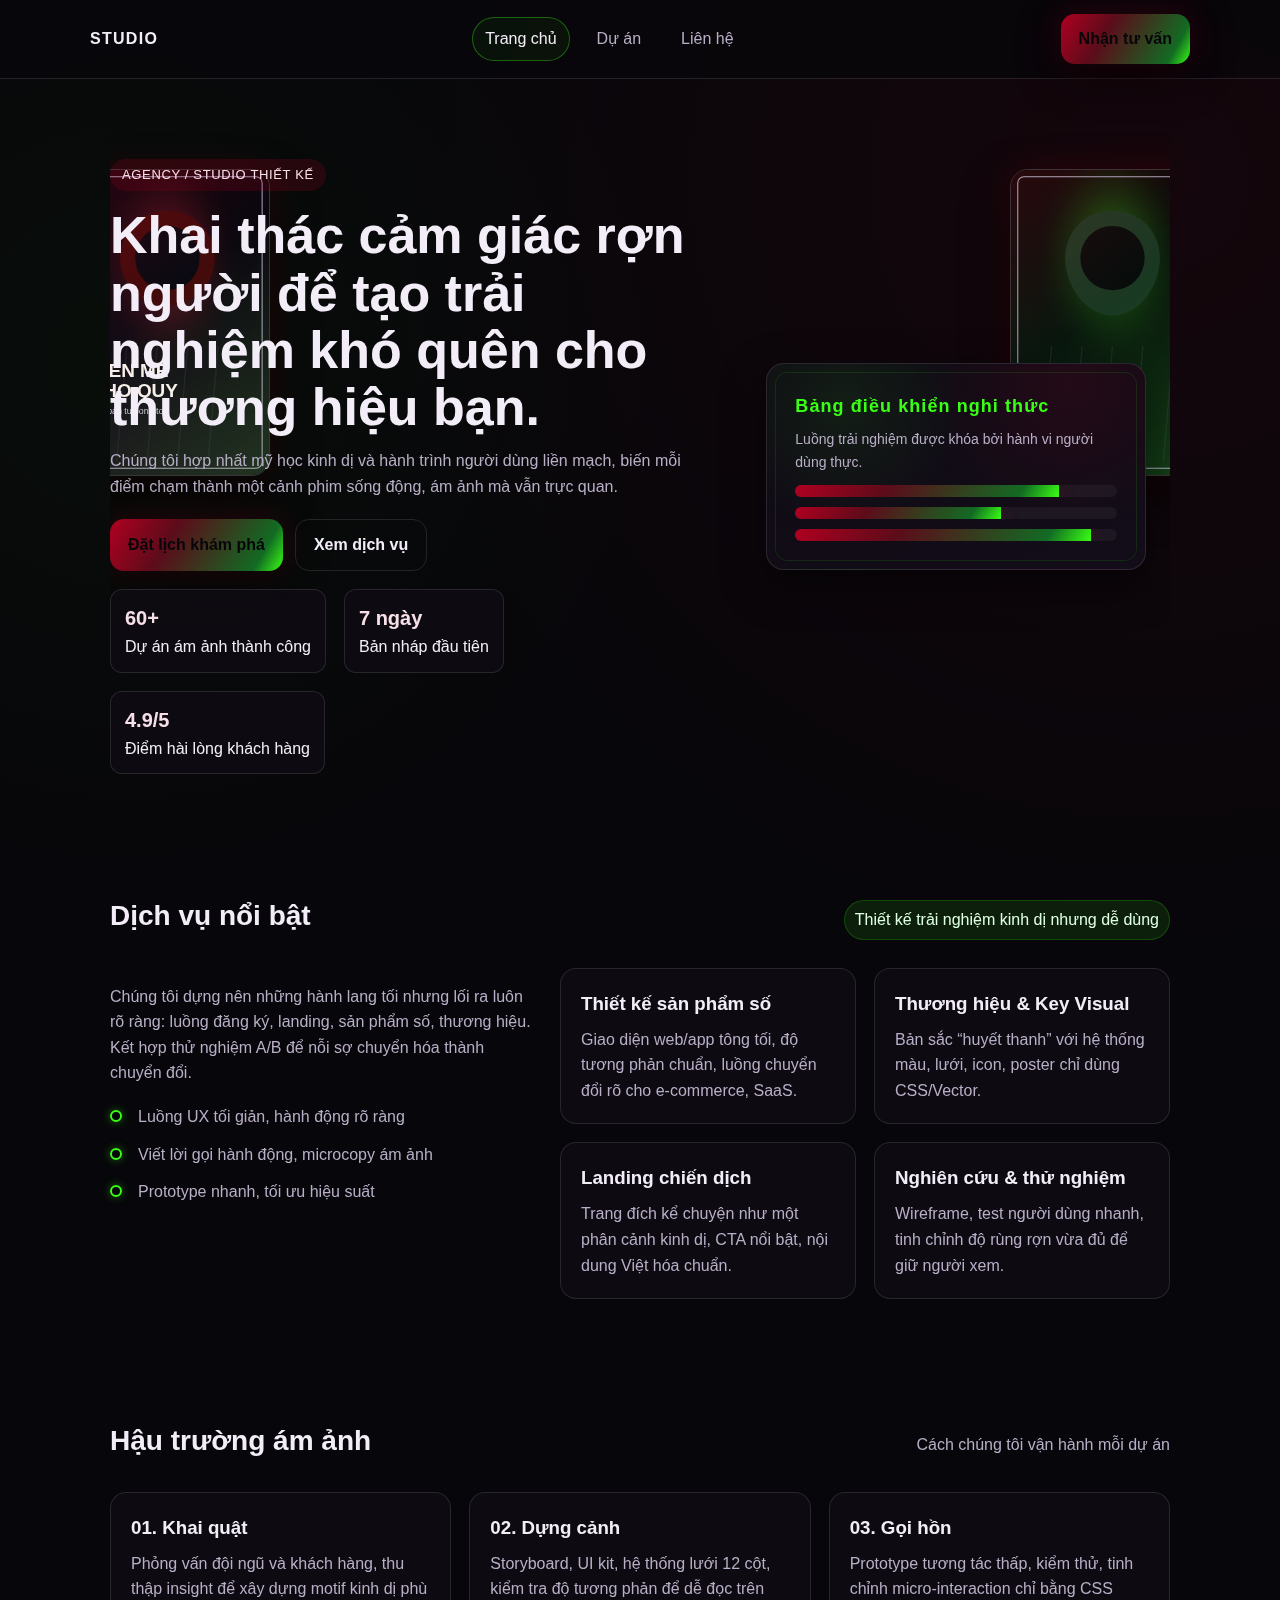
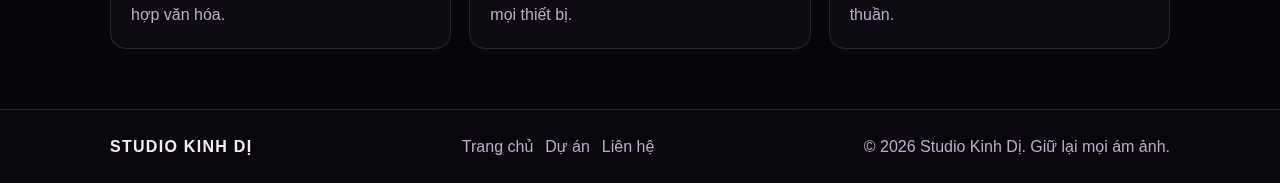
<file: index.html>
<!doctype html>
<html lang="vi">
<head>
  <meta charset="UTF-8">
  <meta name="viewport" content="width=device-width, initial-scale=1.0">
  <title>Studio  | Thiết kế studio, chuyển đổi thật</title>
  <link rel="stylesheet" href="styles.css">
</head>
<body class="page">
  <header>
    <div class="container topbar">
      <div class="logo">Studio </div>
      <nav aria-label="Điều hướng chính">
        <a class="nav-link" aria-current="page" href="index.html">Trang chủ</a>
        <a class="nav-link" href="du-an.html">Dự án</a>
        <a class="nav-link" href="lien-he.html">Liên hệ</a>
      </nav>
      <a class="btn btn-primary" href="lien-he.html">Nhận tư vấn</a>
    </div>
  </header>

  <main class="container">
    <section class="hero">
      <div class="hero-text">
        <div class="eyebrow">Agency / Studio thiết kế</div>
        <h1>Khai thác cảm giác rợn người để tạo trải nghiệm khó quên cho thương hiệu bạn.</h1>
        <p>Chúng tôi hợp nhất mỹ học kinh dị và hành trình người dùng liền mạch, biến mỗi điểm chạm thành một cảnh phim sống động, ám ảnh mà vẫn trực quan.</p>
        <div class="cta-group">
          <a class="btn btn-primary" href="lien-he.html">Đặt lịch khám phá</a>
          <a class="btn btn-ghost" href="#dich-vu">Xem dịch vụ</a>
        </div>
        <div class="stats">
          <div class="stat">
            <strong>60+</strong>
            Dự án ám ảnh thành công
          </div>
          <div class="stat">
            <strong>7 ngày</strong>
            Bản nháp đầu tiên
          </div>
          <div class="stat">
            <strong>4.9/5</strong>
            Điểm hài lòng khách hàng
          </div>
        </div>
      </div>
      <aside class="side-poster side-poster--left" aria-hidden="true">
        <img src="./img/hien-me-cho-quy.svg" alt="">
      </aside>
      <aside class="side-poster side-poster--right" aria-hidden="true">
        <img src="./img/cuoi-ma.svg" alt="">
      </aside>
      <div class="hero-visual">
        <div class="card-visual" aria-hidden="true">
          <h3>Bảng điều khiển nghi thức</h3>
          <p>Luồng trải nghiệm được khóa bởi hành vi người dùng thực.</p>
          <div class="visual-meter">
            <div class="meter"><span style="width:82%"></span></div>
            <div class="meter"><span style="width:64%"></span></div>
            <div class="meter"><span style="width:92%"></span></div>
          </div>
        </div>
      </div>
    </section>

    <section id="dich-vu" class="section">
      <div class="section-header">
        <h2 class="section-title">Dịch vụ nổi bật</h2>
        <span class="pill">Thiết kế trải nghiệm kinh dị nhưng dễ dùng</span>
      </div>
      <div class="split">
        <div class="left">
          <p class="muted">Chúng tôi dựng nên những hành lang tối nhưng lối ra luôn rõ ràng: luồng đăng ký, landing, sản phẩm số, thương hiệu. Kết hợp thử nghiệm A/B để nỗi sợ chuyển hóa thành chuyển đổi.</p>
          <ul class="checklist">
            <li>Luồng UX tối giản, hành động rõ ràng</li>
            <li>Viết lời gọi hành động, microcopy ám ảnh</li>
            <li>Prototype nhanh, tối ưu hiệu suất</li>
          </ul>
        </div>
        <div class="right cards">
          <div class="card">
            <h3>Thiết kế sản phẩm số</h3>
            <p>Giao diện web/app tông tối, độ tương phản chuẩn, luồng chuyển đổi rõ cho e-commerce, SaaS.</p>
          </div>
          <div class="card">
            <h3>Thương hiệu &amp; Key Visual</h3>
            <p>Bản sắc “huyết thanh” với hệ thống màu, lưới, icon, poster chỉ dùng CSS/Vector.</p>
          </div>
          <div class="card">
            <h3>Landing chiến dịch</h3>
            <p>Trang đích kể chuyện như một phân cảnh kinh dị, CTA nổi bật, nội dung Việt hóa chuẩn.</p>
          </div>
          <div class="card">
            <h3>Nghiên cứu &amp; thử nghiệm</h3>
            <p>Wireframe, test người dùng nhanh, tinh chỉnh độ rùng rợn vừa đủ để giữ người xem.</p>
          </div>
        </div>
      </div>
    </section>

    <section class="section">
      <div class="section-header">
        <h2 class="section-title">Hậu trường ám ảnh</h2>
        <span class="muted">Cách chúng tôi vận hành mỗi dự án</span>
      </div>
      <div class="cards">
        <div class="card">
          <h3>01. Khai quật</h3>
          <p>Phỏng vấn đội ngũ và khách hàng, thu thập insight để xây dựng motif kinh dị phù hợp văn hóa.</p>
        </div>
        <div class="card">
          <h3>02. Dựng cảnh</h3>
          <p>Storyboard, UI kit, hệ thống lưới 12 cột, kiểm tra độ tương phản để dễ đọc trên mọi thiết bị.</p>
        </div>
        <div class="card">
          <h3>03. Gọi hồn</h3>
          <p>Prototype tương tác thấp, kiểm thử, tinh chỉnh micro-interaction chỉ bằng CSS thuần.</p>
        </div>
      </div>
    </section>
  </main>

  <footer>
    <div class="container footer-content">
      <div class="logo">Studio Kinh Dị</div>
      <div class="footer-links">
        <a href="index.html">Trang chủ</a>
        <a href="du-an.html">Dự án</a>
        <a href="lien-he.html">Liên hệ</a>
      </div>
      <div class="muted">© 2026 Studio Kinh Dị. Giữ lại mọi ám ảnh.</div>
    </div>
  </footer>
</body>
</html>
</file>
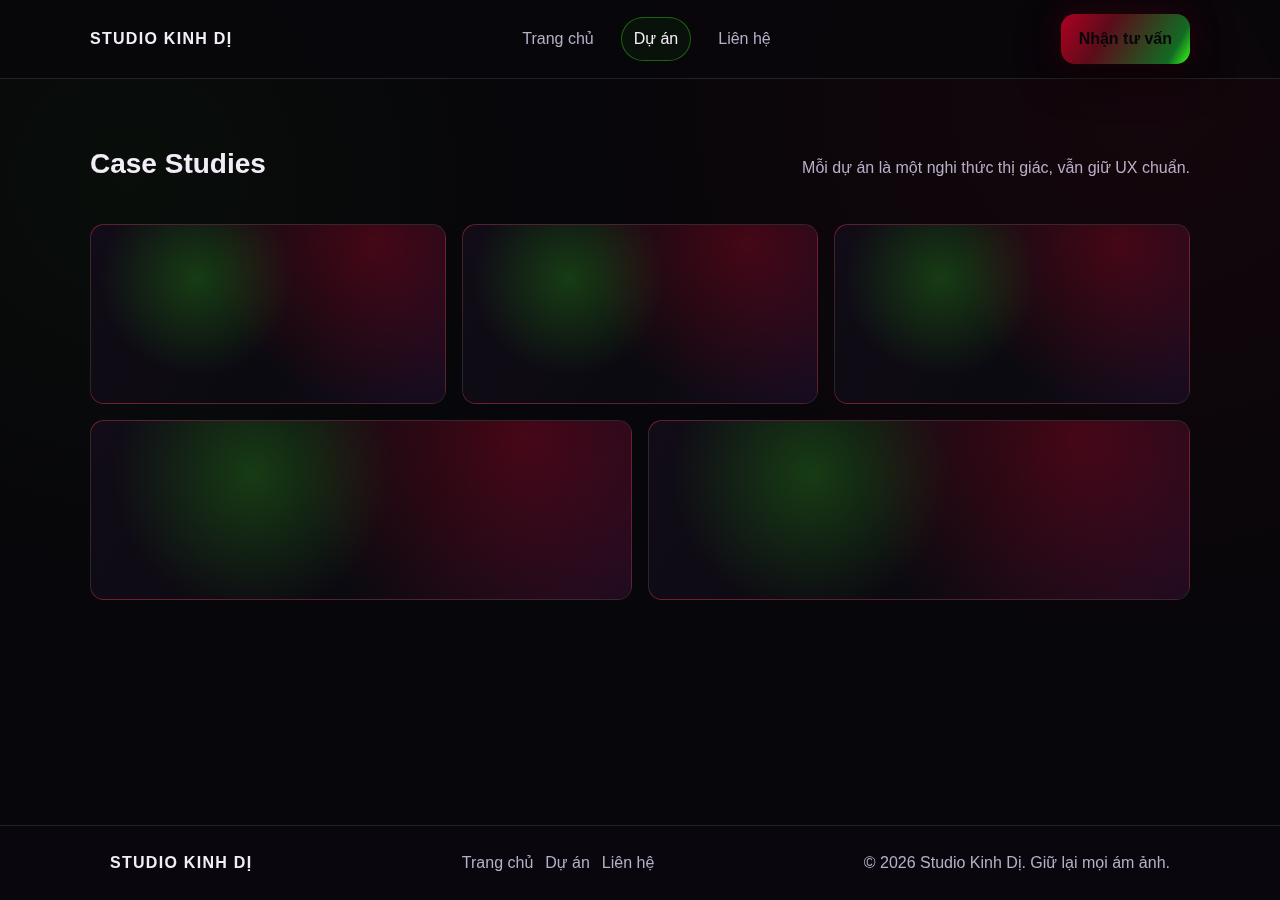
<file: du-an.html>
<!doctype html>
<html lang="vi">
<head>
  <meta charset="UTF-8">
  <meta name="viewport" content="width=device-width, initial-scale=1.0">
  <title>Dự án | Studio Kinh Dị</title>
  <link rel="stylesheet" href="styles.css">
</head>
<body class="page">
  <header>
    <div class="container topbar">
      <div class="logo">Studio Kinh Dị</div>
      <nav aria-label="Điều hướng chính">
        <a class="nav-link" href="index.html">Trang chủ</a>
        <a class="nav-link" aria-current="page" href="du-an.html">Dự án</a>
        <a class="nav-link" href="lien-he.html">Liên hệ</a>
      </nav>
      <a class="btn btn-primary" href="lien-he.html">Nhận tư vấn</a>
    </div>
  </header>

  <main class="container section">
    <div class="section-header">
      <h1 class="section-title">Case Studies</h1>
      <p class="muted">Mỗi dự án là một nghi thức thị giác, vẫn giữ UX chuẩn.</p>
    </div>

    <div class="grid-portfolio">
      <a class="portfolio-card grid-span-4" href="lien-he.html">
        <div class="thumb"></div>
        <div class="overlay">
          <h3>Thánh đường Ecom</h3>
          <p>Landing bán lẻ tông đỏ đen, tăng 32% thời gian trên trang.</p>
          <span class="tag">E-commerce</span>
        </div>
      </a>
      <a class="portfolio-card grid-span-4" href="lien-he.html">
        <div class="thumb"></div>
        <div class="overlay">
          <h3>Phiên tòa Bóng tối</h3>
          <p>Microsite sự kiện tương tác, điều hướng rõ, CTA nổi bật.</p>
          <span class="tag">Sự kiện</span>
        </div>
      </a>
      <a class="portfolio-card grid-span-4" href="lien-he.html">
        <div class="thumb"></div>
        <div class="overlay">
          <h3>Ký túc Ma</h3>
          <p>Trải nghiệm VR được kể trên web, lưới 12 cột linh hoạt mobile.</p>
          <span class="tag">Trải nghiệm số</span>
        </div>
      </a>
      <a class="portfolio-card grid-span-6" href="lien-he.html">
        <div class="thumb"></div>
        <div class="overlay">
          <h3>Hồ sơ Bệnh viện Bỏ hoang</h3>
          <p>Trang hồ sơ thương hiệu, hệ thống icon CSS, bảng màu tương phản.</p>
          <span class="tag">Branding</span>
        </div>
      </a>
      <a class="portfolio-card grid-span-6" href="lien-he.html">
        <div class="thumb"></div>
        <div class="overlay">
          <h3>Đêm Không Ngủ</h3>
          <p>Chiến dịch ra mắt phim kinh dị, form đăng ký gọn, focus rõ.</p>
          <span class="tag">Campaign</span>
        </div>
      </a>
    </div>
  </main>

  <footer>
    <div class="container footer-content">
      <div class="logo">Studio Kinh Dị</div>
      <div class="footer-links">
        <a href="index.html">Trang chủ</a>
        <a href="du-an.html">Dự án</a>
        <a href="lien-he.html">Liên hệ</a>
      </div>
      <div class="muted">© 2026 Studio Kinh Dị. Giữ lại mọi ám ảnh.</div>
    </div>
  </footer>
</body>
</html>
</file>
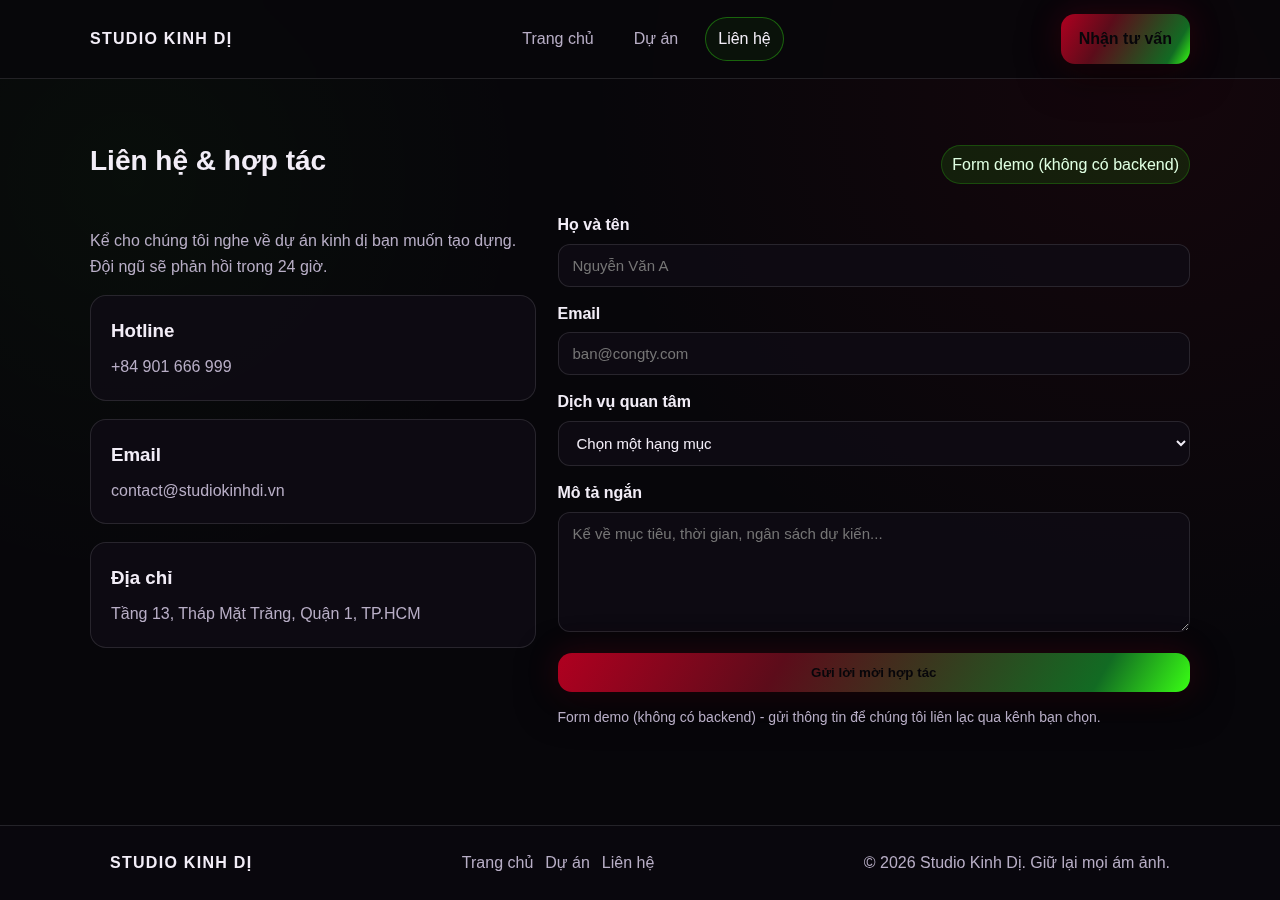
<file: lien-he.html>
<!doctype html>
<html lang="vi">
<head>
  <meta charset="UTF-8">
  <meta name="viewport" content="width=device-width, initial-scale=1.0">
  <title>Liên hệ | Studio Kinh Dị</title>
  <link rel="stylesheet" href="styles.css">
</head>
<body class="page">
  <header>
    <div class="container topbar">
      <div class="logo">Studio Kinh Dị</div>
      <nav aria-label="Điều hướng chính">
        <a class="nav-link" href="index.html">Trang chủ</a>
        <a class="nav-link" href="du-an.html">Dự án</a>
        <a class="nav-link" aria-current="page" href="lien-he.html">Liên hệ</a>
      </nav>
      <a class="btn btn-primary" href="lien-he.html">Nhận tư vấn</a>
    </div>
  </header>

  <main class="container section">
    <div class="section-header">
      <h1 class="section-title">Liên hệ &amp; hợp tác</h1>
      <span class="pill">Form demo (không có backend)</span>
    </div>
    <div class="contact">
      <div class="info">
        <p class="muted">Kể cho chúng tôi nghe về dự án kinh dị bạn muốn tạo dựng. Đội ngũ sẽ phản hồi trong 24 giờ.</p>
        <div class="cards">
          <div class="card">
            <h3>Hotline</h3>
            <p>+84 901 666 999</p>
          </div>
          <div class="card">
            <h3>Email</h3>
            <p>contact@studiokinhdi.vn</p>
          </div>
          <div class="card">
            <h3>Địa chỉ</h3>
            <p>Tầng 13, Tháp Mặt Trăng, Quận 1, TP.HCM</p>
          </div>
        </div>
      </div>
      <div class="form-wrap">
        <form>
          <div>
            <label for="name">Họ và tên</label>
            <input id="name" name="name" type="text" placeholder="Nguyễn Văn A" required>
          </div>
          <div>
            <label for="email">Email</label>
            <input id="email" name="email" type="email" placeholder="ban@congty.com" required>
          </div>
          <div>
            <label for="service">Dịch vụ quan tâm</label>
            <select id="service" name="service" required>
              <option value="">Chọn một hạng mục</option>
              <option>Thiết kế sản phẩm số</option>
              <option>Thương hiệu &amp; Key Visual</option>
              <option>Landing chiến dịch</option>
              <option>Nghiên cứu &amp; thử nghiệm</option>
            </select>
          </div>
          <div>
            <label for="message">Mô tả ngắn</label>
            <textarea id="message" name="message" placeholder="Kể về mục tiêu, thời gian, ngân sách dự kiến..." required></textarea>
          </div>
          <button class="btn btn-primary" type="submit">Gửi lời mời hợp tác</button>
        </form>
        <p class="note">Form demo (không có backend) - gửi thông tin để chúng tôi liên lạc qua kênh bạn chọn.</p>
      </div>
    </div>
  </main>

  <footer>
    <div class="container footer-content">
      <div class="logo">Studio Kinh Dị</div>
      <div class="footer-links">
        <a href="index.html">Trang chủ</a>
        <a href="du-an.html">Dự án</a>
        <a href="lien-he.html">Liên hệ</a>
      </div>
      <div class="muted">© 2026 Studio Kinh Dị. Giữ lại mọi ám ảnh.</div>
    </div>
  </footer>
</body>
</html>
</file>
<file: styles.css>
:root {
  --bg: #07060a;
  --card: #0f0b14;
  --text: #f2edf7;
  --muted: #b8aec6;
  --border: rgba(242, 237, 247, 0.12);
  --blood: #b00020;
  --toxin: #39ff14;
  --primary-gradient: linear-gradient(120deg, #b00020, #5c0c1a 35%, #126b23 85%, #39ff14);
  --shadow-glow: 0 10px 40px rgba(0, 0, 0, 0.6), 0 0 30px rgba(176, 0, 32, 0.25);
  --blur-bg: blur(12px) saturate(130%);
  --max-width: 1100px;
  --transition: 180ms ease;
}

*,
*::before,
*::after {
  box-sizing: border-box;
}

html {
  scroll-behavior: smooth;
}

body {
  margin: 0;
  font-family: "Segoe UI", "Helvetica Neue", Arial, sans-serif;
  background: var(--bg);
  color: var(--text);
  line-height: 1.6;
}

a {
  color: inherit;
  text-decoration: none;
}

img {
  max-width: 100%;
  display: block;
}

.page {
  min-height: 100vh;
  display: flex;
  flex-direction: column;
  background: radial-gradient(circle at 10% 20%, rgba(57, 255, 20, 0.03), transparent 30%),
    radial-gradient(circle at 90% 10%, rgba(176, 0, 32, 0.08), transparent 40%),
    var(--bg);
}

.container {
  width: 100%;
  max-width: var(--max-width);
  padding: 0 20px;
  margin: 0 auto;
}

header {
  position: sticky;
  top: 0;
  z-index: 10;
  backdrop-filter: var(--blur-bg);
  background: rgba(7, 6, 10, 0.8);
  border-bottom: 1px solid var(--border);
}

.topbar {
  display: flex;
  align-items: center;
  justify-content: space-between;
  gap: 20px;
  padding: 14px 0;
}

.logo {
  font-weight: 700;
  letter-spacing: 0.08em;
  text-transform: uppercase;
  color: var(--text);
}

nav {
  display: flex;
  gap: 14px;
  align-items: center;
}

.nav-link {
  padding: 8px 12px;
  border-radius: 999px;
  color: var(--muted);
  border: 1px solid transparent;
  transition: color var(--transition), border-color var(--transition), background var(--transition);
}

.nav-link:hover {
  color: var(--text);
  border-color: var(--border);
  background: rgba(240, 237, 247, 0.04);
}

.nav-link[aria-current="page"] {
  color: var(--text);
  border-color: rgba(57, 255, 20, 0.35);
  background: rgba(57, 255, 20, 0.05);
}

.btn {
  display: inline-flex;
  align-items: center;
  justify-content: center;
  gap: 8px;
  padding: 12px 18px;
  border-radius: 14px;
  font-weight: 600;
  border: 1px solid var(--border);
  cursor: pointer;
  transition: transform var(--transition), box-shadow var(--transition), background var(--transition), color var(--transition), border-color var(--transition);
}

.btn-primary {
  background: var(--primary-gradient);
  color: #07060a;
  box-shadow: var(--shadow-glow);
  border: none;
}

.btn-primary:hover {
  transform: translateY(-1px);
  box-shadow: 0 12px 45px rgba(176, 0, 32, 0.35), 0 0 25px rgba(57, 255, 20, 0.2);
}

.btn-ghost {
  background: transparent;
  color: var(--text);
}

.btn-ghost:hover {
  border-color: var(--border);
  background: rgba(242, 237, 247, 0.04);
}

.hero {
  padding: 80px 0 60px;
  display: grid;
  grid-template-columns: repeat(12, minmax(0, 1fr));
  gap: 24px;
  align-items: center;
  position: relative;
  overflow: hidden;
}

.hero-text {
  grid-column: span 7;
  position: relative;
  z-index: 1;
}

.eyebrow {
  display: inline-flex;
  align-items: center;
  gap: 8px;
  padding: 6px 12px;
  border-radius: 999px;
  background: rgba(176, 0, 32, 0.18);
  color: #f7dfe7;
  font-size: 13px;
  letter-spacing: 0.05em;
  text-transform: uppercase;
}

.hero h1 {
  margin: 16px 0 12px;
  font-size: clamp(32px, 5vw, 52px);
  line-height: 1.1;
}

.hero p {
  margin: 0 0 20px;
  color: var(--muted);
  max-width: 600px;
}

.cta-group {
  display: flex;
  flex-wrap: wrap;
  gap: 12px;
  margin-bottom: 18px;
}

.stats {
  display: flex;
  gap: 18px;
  flex-wrap: wrap;
}

.stat {
  padding: 12px 14px;
  border: 1px solid var(--border);
  border-radius: 12px;
  background: rgba(15, 11, 20, 0.7);
  min-width: 140px;
}

.stat strong {
  display: block;
  font-size: 20px;
  color: #f7dfe7;
}

.hero-visual {
  grid-column: span 5;
  position: relative;
  padding: 24px;
  z-index: 1;
}

.side-poster {
  position: absolute;
  top: 90px;
  width: clamp(150px, 16vw, 240px);
  aspect-ratio: 2 / 3;
  border-radius: 18px;
  overflow: hidden;
  border: 1px solid rgba(255, 255, 255, 0.18);
  box-shadow: 0 18px 45px rgba(0, 0, 0, 0.65), 0 0 35px rgba(176, 0, 32, 0.2);
  pointer-events: none;
  z-index: 0;
}

.side-poster img {
  width: 100%;
  height: 100%;
  object-fit: cover;
  filter: saturate(0.9) contrast(1.05);
}

.side-poster::after {
  content: "";
  position: absolute;
  inset: 0;
  background: linear-gradient(140deg, rgba(176, 0, 32, 0.35), rgba(7, 6, 10, 0.1) 45%, rgba(57, 255, 20, 0.25));
  mix-blend-mode: screen;
  opacity: 0.6;
}

.side-poster--left {
  left: max(-45px, -4vw);
}

.side-poster--right {
  right: max(-45px, -4vw);
}

.card-visual {
  position: relative;
  padding: 28px;
  background: radial-gradient(circle at 20% 20%, rgba(57, 255, 20, 0.08), transparent 35%),
    radial-gradient(circle at 80% 10%, rgba(176, 0, 32, 0.12), transparent 40%),
    linear-gradient(160deg, #0f0b14, #120d18);
  border-radius: 18px;
  border: 1px solid var(--border);
  box-shadow: 0 15px 40px rgba(0, 0, 0, 0.5);
  overflow: hidden;
}

.card-visual::after {
  content: "";
  position: absolute;
  inset: 8px;
  border: 1px solid rgba(57, 255, 20, 0.15);
  border-radius: 12px;
  opacity: 0.8;
  filter: blur(0.5px);
}

.card-visual h3 {
  margin: 0 0 8px;
  font-size: 18px;
  letter-spacing: 0.06em;
  color: #39ff14;
}

.card-visual p {
  margin: 0 0 12px;
  color: var(--muted);
  font-size: 14px;
}

.visual-meter {
  margin-top: 10px;
  display: grid;
  gap: 10px;
}

.meter {
  height: 12px;
  border-radius: 999px;
  background: rgba(242, 237, 247, 0.05);
  position: relative;
  overflow: hidden;
}

.meter span {
  position: absolute;
  inset: 0;
  background: var(--primary-gradient);
  width: 70%;
  box-shadow: 0 0 18px rgba(176, 0, 32, 0.4);
}

.section {
  padding: 60px 0;
}

.section-header {
  display: flex;
  align-items: baseline;
  justify-content: space-between;
  gap: 18px;
  margin-bottom: 28px;
}

.section-title {
  margin: 0;
  font-size: 28px;
}

.muted {
  color: var(--muted);
}

.cards {
  display: grid;
  grid-template-columns: repeat(auto-fit, minmax(240px, 1fr));
  gap: 18px;
}

.card {
  padding: 20px;
  border-radius: 16px;
  border: 1px solid var(--border);
  background: rgba(15, 11, 20, 0.8);
  transition: transform var(--transition), border-color var(--transition), box-shadow var(--transition);
}

.card:hover {
  transform: translateY(-4px);
  border-color: rgba(57, 255, 20, 0.25);
  box-shadow: 0 14px 38px rgba(0, 0, 0, 0.45);
}

.card h3 {
  margin: 0 0 8px;
}

.card p {
  margin: 0;
  color: var(--muted);
}

.split {
  display: grid;
  grid-template-columns: repeat(12, minmax(0, 1fr));
  gap: 20px;
  align-items: start;
}

.split .left {
  grid-column: span 5;
}

.split .right {
  grid-column: span 7;
}

.checklist {
  list-style: none;
  padding: 0;
  margin: 18px 0 0;
  display: grid;
  gap: 12px;
}

.checklist li {
  position: relative;
  padding-left: 28px;
  color: var(--muted);
}

.checklist li::before {
  content: "";
  position: absolute;
  left: 0;
  top: 6px;
  width: 12px;
  height: 12px;
  border-radius: 50%;
  border: 2px solid #39ff14;
  box-shadow: 0 0 10px rgba(57, 255, 20, 0.4);
}

.grid-portfolio {
  display: grid;
  grid-template-columns: repeat(12, minmax(0, 1fr));
  gap: 16px;
}

.portfolio-card {
  position: relative;
  border-radius: 14px;
  overflow: hidden;
  background: linear-gradient(135deg, rgba(176, 0, 32, 0.55), rgba(15, 11, 20, 0.95));
  border: 1px solid var(--border);
  min-height: 180px;
  transition: transform var(--transition), box-shadow var(--transition);
}

.portfolio-card .thumb {
  width: 100%;
  height: 100%;
  background: radial-gradient(circle at 30% 30%, rgba(57, 255, 20, 0.2), transparent 35%),
    radial-gradient(circle at 80% 10%, rgba(176, 0, 32, 0.35), transparent 50%),
    linear-gradient(120deg, #110c17, #0b0a10 60%, #180c20);
  transition: transform var(--transition);
}

.portfolio-card .overlay {
  position: absolute;
  inset: 0;
  background: linear-gradient(180deg, rgba(7, 6, 10, 0.05), rgba(7, 6, 10, 0.75));
  display: flex;
  flex-direction: column;
  justify-content: flex-end;
  padding: 18px;
  opacity: 0;
  transition: opacity var(--transition);
}

.portfolio-card h3 {
  margin: 0 0 6px;
}

.portfolio-card p {
  margin: 0 0 10px;
  color: var(--muted);
  font-size: 14px;
}

.tag {
  align-self: flex-start;
  padding: 6px 10px;
  border-radius: 999px;
  background: rgba(57, 255, 20, 0.12);
  color: #dfffe2;
  font-size: 12px;
  border: 1px solid rgba(57, 255, 20, 0.3);
}

.portfolio-card:focus-visible {
  outline: 2px solid #39ff14;
  outline-offset: 3px;
}

.portfolio-card:hover {
  transform: translateY(-4px);
  box-shadow: 0 14px 38px rgba(0, 0, 0, 0.5);
}

.portfolio-card:hover .thumb {
  transform: scale(1.05);
}

.portfolio-card:hover .overlay {
  opacity: 1;
}

.contact {
  display: grid;
  grid-template-columns: repeat(12, minmax(0, 1fr));
  gap: 22px;
  align-items: start;
}

.contact .info {
  grid-column: span 5;
}

.contact .form-wrap {
  grid-column: span 7;
}

form {
  display: grid;
  gap: 14px;
}

label {
  font-weight: 600;
  display: block;
  margin-bottom: 6px;
}

input,
select,
textarea {
  width: 100%;
  padding: 12px 14px;
  border-radius: 12px;
  border: 1px solid var(--border);
  background: rgba(15, 11, 20, 0.8);
  color: var(--text);
  font-family: inherit;
  font-size: 15px;
  transition: border-color var(--transition), box-shadow var(--transition);
}

textarea {
  min-height: 120px;
  resize: vertical;
}

input:focus-visible,
select:focus-visible,
textarea:focus-visible {
  outline: none;
  border-color: rgba(57, 255, 20, 0.7);
  box-shadow: 0 0 0 3px rgba(57, 255, 20, 0.25);
}

.note {
  color: var(--muted);
  font-size: 14px;
}

footer {
  border-top: 1px solid var(--border);
  background: rgba(10, 8, 13, 0.9);
  padding: 24px 0;
  margin-top: auto;
}

.footer-content {
  display: flex;
  justify-content: space-between;
  gap: 12px;
  flex-wrap: wrap;
  align-items: center;
}

.footer-links {
  display: flex;
  gap: 12px;
}

.footer-links a {
  color: var(--muted);
}

.footer-links a:hover {
  color: var(--text);
}

.accent {
  color: #39ff14;
}

.pill {
  padding: 6px 10px;
  border-radius: 999px;
  background: rgba(57, 255, 20, 0.1);
  color: #dfffe2;
  border: 1px solid rgba(57, 255, 20, 0.2);
}

.grid-span-4 {
  grid-column: span 4;
}

.grid-span-6 {
  grid-column: span 6;
}

.grid-span-12 {
  grid-column: span 12;
}

@media (max-width: 1024px) {
  .hero {
    grid-template-columns: repeat(1, minmax(0, 1fr));
  }
  .hero-text,
  .hero-visual {
    grid-column: span 1;
  }
  .split {
    grid-template-columns: repeat(1, minmax(0, 1fr));
  }
  .split .left,
  .split .right {
    grid-column: span 1;
  }
  .contact {
    grid-template-columns: repeat(1, minmax(0, 1fr));
  }
  .contact .info,
  .contact .form-wrap {
    grid-column: span 1;
  }
}

@media (max-width: 1100px) {
  .side-poster {
    opacity: 0.5;
  }
}

@media (max-width: 900px) {
  .side-poster {
    display: none;
  }
}

@media (max-width: 768px) {
  .topbar {
    flex-wrap: wrap;
  }
  nav {
    width: 100%;
    justify-content: flex-start;
    flex-wrap: wrap;
  }
  .section {
    padding: 46px 0;
  }
  .hero {
    padding-top: 56px;
  }
  .footer-content {
    flex-direction: column;
    align-items: flex-start;
  }
}
</file>
